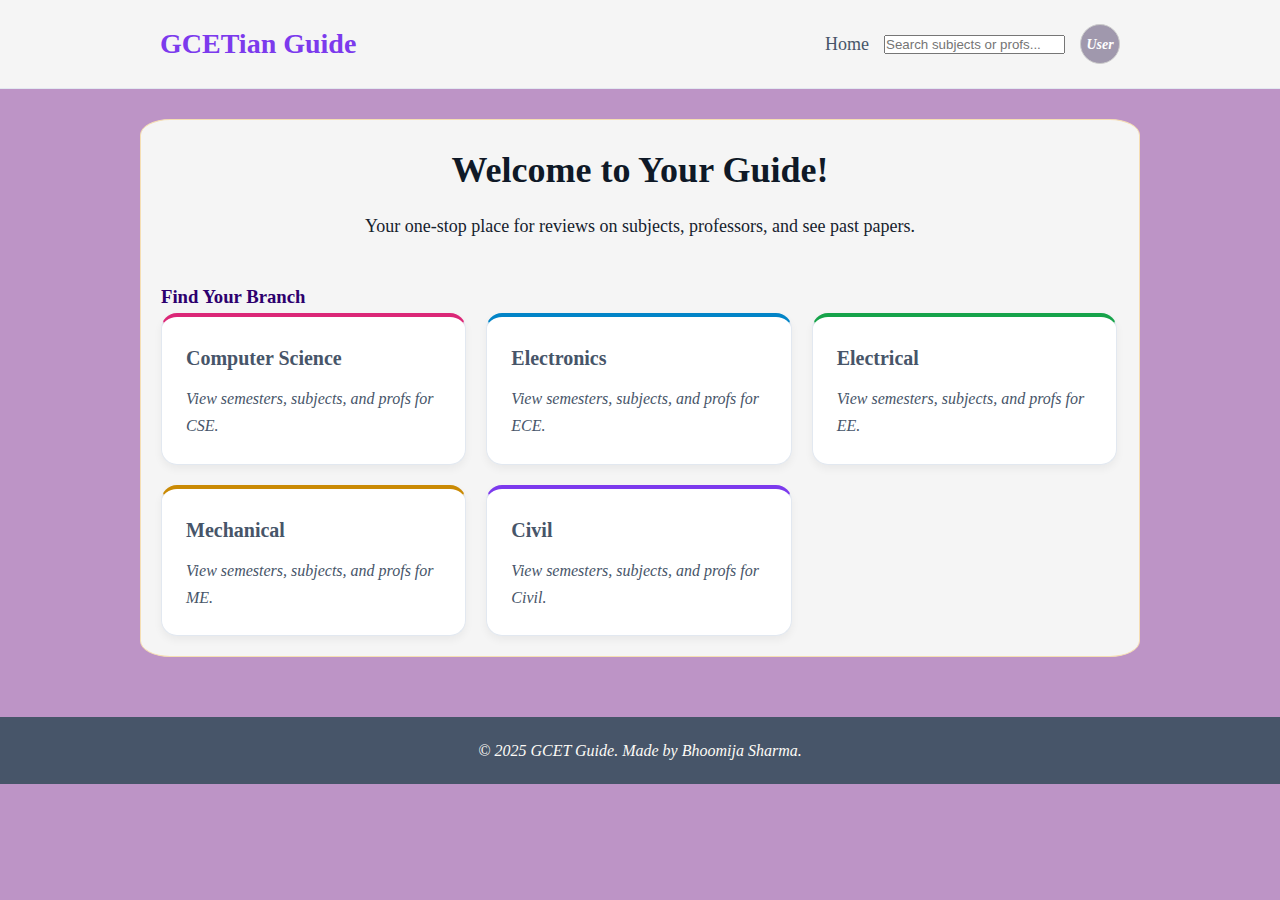
<file: web assignment/index.html>
<!DOCTYPE html>
<html lang="en">
<head>
    <meta charset="UTF-8">
    <meta name="viewport" content="width=device-width, initial-scale=1.0">
    <title>GCETian Guide - Home</title>
    <link rel="stylesheet" href="style.css">
   
<body>

    <header class="header">
        <div class="header-container">
           <a href="index.html" style="text-decoration: none;">
           <h1 class="logo">GCETian Guide</h1>
           </a>
            <nav class="main-nav">
                <a href="index.html">Home</a>
                 <form id="search-form" class="search">
                <input type="text" id="search-input" placeholder="Search subjects or profs..." ></form>
                <div class="search-icon">
                <i class="user"> User</i>
                </div>
            </nav>
        </div>
    </header>

    <main class="container">
        
        <section class="welcome-section">
            <h2  >Welcome to Your Guide!</h2>
            <p >Your one-stop place for reviews on subjects, professors, and see past papers.</p>
        </section>

        <section class="branch-section">
            <h3>Find Your Branch</h3>
            
            <div class="card-grid">
                
               
                <a href="cse-semesters.html" class="card card-pink">
                    <h4>Computer Science</h4>
                    <i>View semesters, subjects, and profs for CSE.</i>
                </a>

                <a href="electr-semesters.html" class="card card-blue">
                    <h4>Electronics</h4>
                    <i>View semesters, subjects, and profs for ECE.</i>
                </a>
                
                <a href="ele-semesters.html" class="card card-green">
                    <h4>Electrical</h4>
                    <i>View semesters, subjects, and profs for EE.</i>
                </a>

                <a href="mech-semesters.html" class="card card-yellow">
                    <h4>Mechanical</h4>
                    <i>View semesters, subjects, and profs for ME.</i>
                </a>

                <a href="civil-semesters.html" class="card card-purple">
                    <h4>Civil</h4>
                    <i>View semesters, subjects, and profs for Civil.</i>
                </a>

            </div>
        </section>

    </main>

    <footer class="footer">
        <i>&copy; 2025 GCET Guide. Made by Bhoomija Sharma.</i>
    </footer>
    
</body>

</html>
</file>
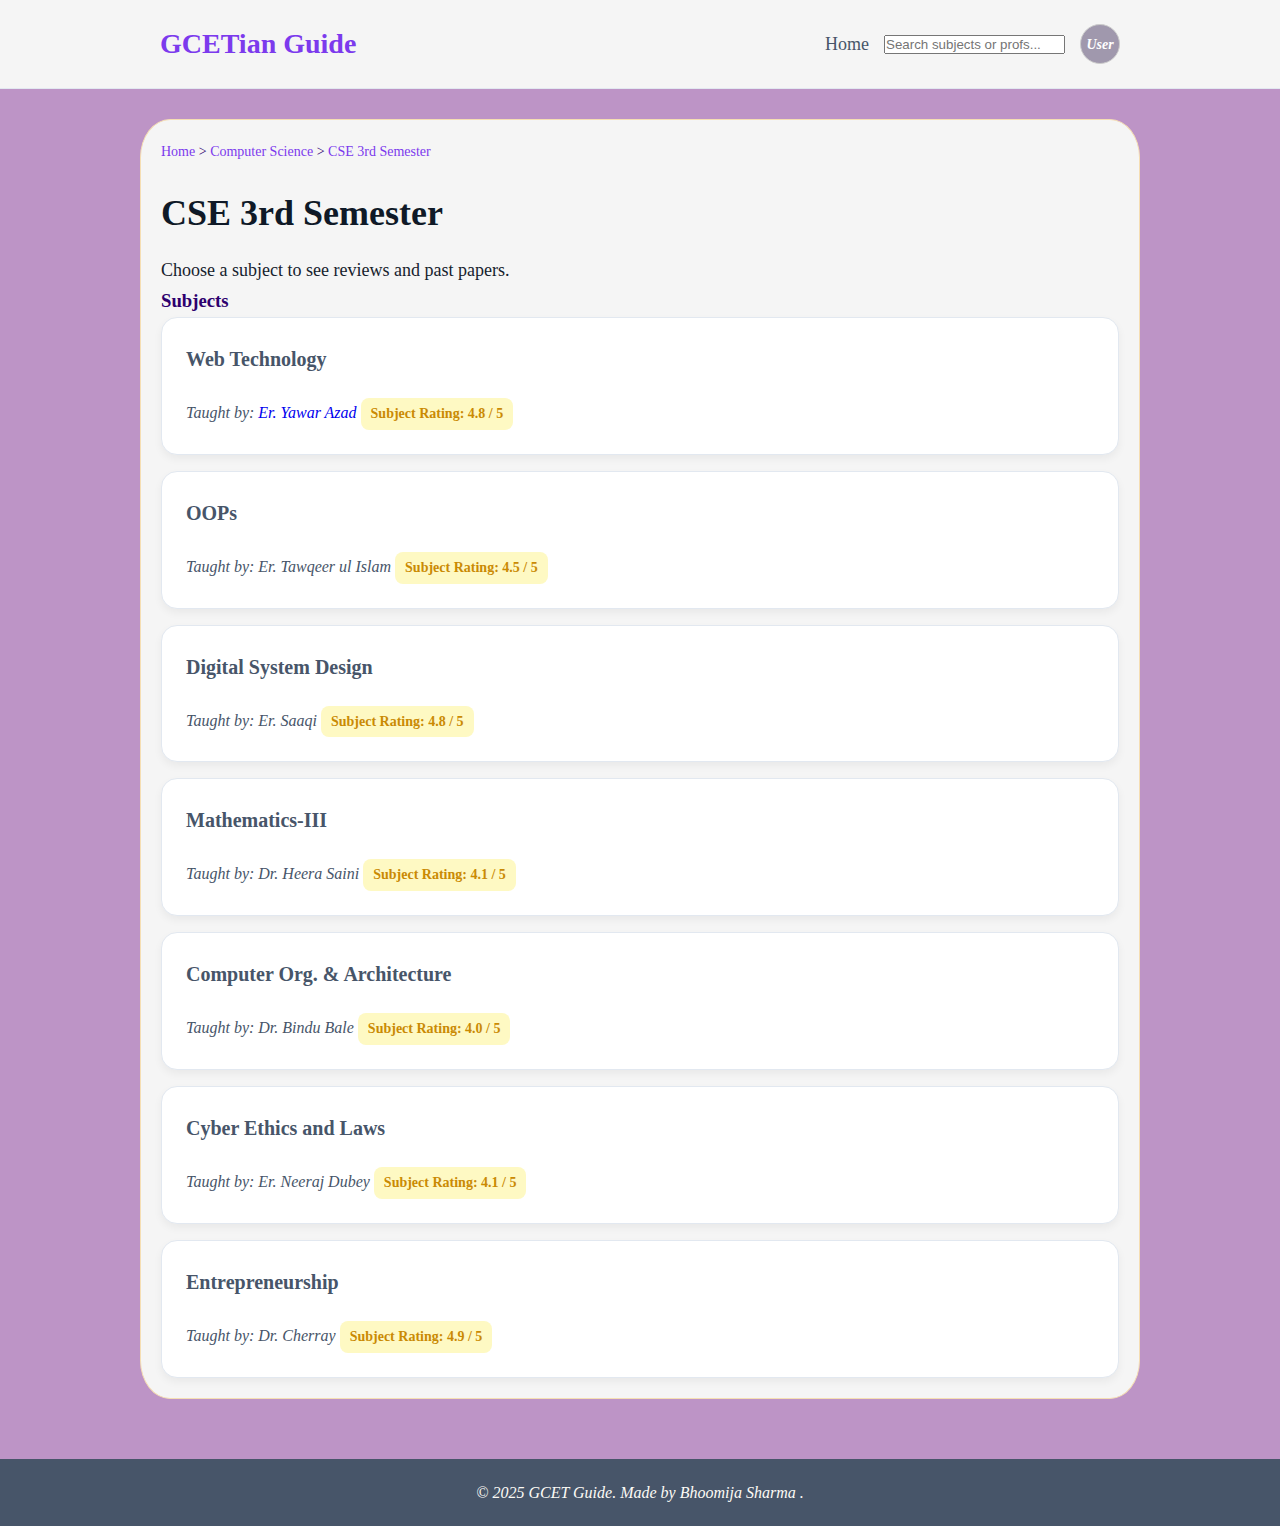
<file: web assignment/cse-sem3-subjects.html>
<!DOCTYPE html>
<html lang="en">
<head>
    <meta charset="UTF-8">
    <meta name="viewport" content="width=device-width, initial-scale=1.0">
    <title>CSE 3rd Sem - GCET Guide</title>
    <link rel="stylesheet" href="style.css">
    
</head>
<body>

     <header class="header">
        <div class="header-container">
           <a href="index.html" style="text-decoration: none;">
           <h1 class="logo">GCETian Guide</h1>
           </a>
            <nav class="main-nav">
                <a href="index.html">Home</a>
                 <form id="search-form" class="search">
                <input type="text" id="search-input" placeholder="Search subjects or profs..." ></form>
                <div class="search-icon">
                <i class="user"> User</i>
                </div>
            </nav>
        </div>
    </header>

    <main class="container">
        
        <nav class="breadcrumb">
            <a href="index.html">Home</a> &gt; 
            <a href="cse-semesters.html">Computer Science</a> &gt;
            <a href="cse-sem3-subjects.html">CSE 3rd Semester</a>
        </nav>

        <h2 class="page-title">CSE 3rd Semester</h2>
        <p class="page-subtitle">Choose a subject to see reviews and past papers.</p>

        
        <section class="content-wrapper">
            <h3 class="section-title">Subjects</h3>

            <div class="subject-list">
                
                <div class="subject-card card">
                <a href="subject-webtech.html" style =" text-decoration: none;" >
                    <h4 >Web Technology</h4></a>
                    <i>Taught by: <a href="prof-azad.html" style =" text-decoration: none;"><span class="prof-link">Er. Yawar Azad</span></i></a>
                    <div class="rating-box">Subject Rating: 4.8 / 5</div>
                </div>
                
                
                
               <div class="subject-card card">
                    <h4>OOPs</h4>
                  <i>Taught by:    <span class="prof-link">Er. Tawqeer ul Islam</span></i>
                    <div class="rating-box">Subject Rating: 4.5 / 5</div>
                
                </div>
                
                <a href="#" class="subject-card card">
                    <h4>Digital System Design</h4>
                    <i>Taught by: <span class="prof-link">Er. Saaqi</span></i>
                    <div class="rating-box">Subject Rating: 4.8 / 5</div>
                </a>
                
                <a href="#" class="subject-card card">
                    <h4>Mathematics-III</h4>
                    <i>Taught by: <span class="prof-link">Dr. Heera Saini</span></i>
                    <div class="rating-box">Subject Rating: 4.1 / 5</div>
                </a>
                
                <a href="#" class="subject-card card">
                    <h4>Computer Org. & Architecture</h4>
                    <i>Taught by: <span class="prof-link">Dr. Bindu Bale</span></i>
                    <div class="rating-box">Subject Rating: 4.0 / 5</div>
                </a>

                <a href="#" class="subject-card card">
                    <h4>Cyber Ethics and Laws</h4>
                    <i>Taught by: <span class="prof-link">Er. Neeraj Dubey</span></i>
                    <div class="rating-box">Subject Rating: 4.1 / 5</div>
                </a>

                <a href="#" class="subject-card card">
                    <h4>Entrepreneurship</h4>
                    <i>Taught by: <span class="prof-link">Dr. Cherray</span></i>
                    <div class="rating-box">Subject Rating: 4.9 / 5</div>
                </a>

            </div>
        </section>

    </main>

    <footer class="footer">
        <i>&copy; 2025 GCET Guide. Made by Bhoomija Sharma .</i>
    </footer>
    
</body>
</html>
</file>
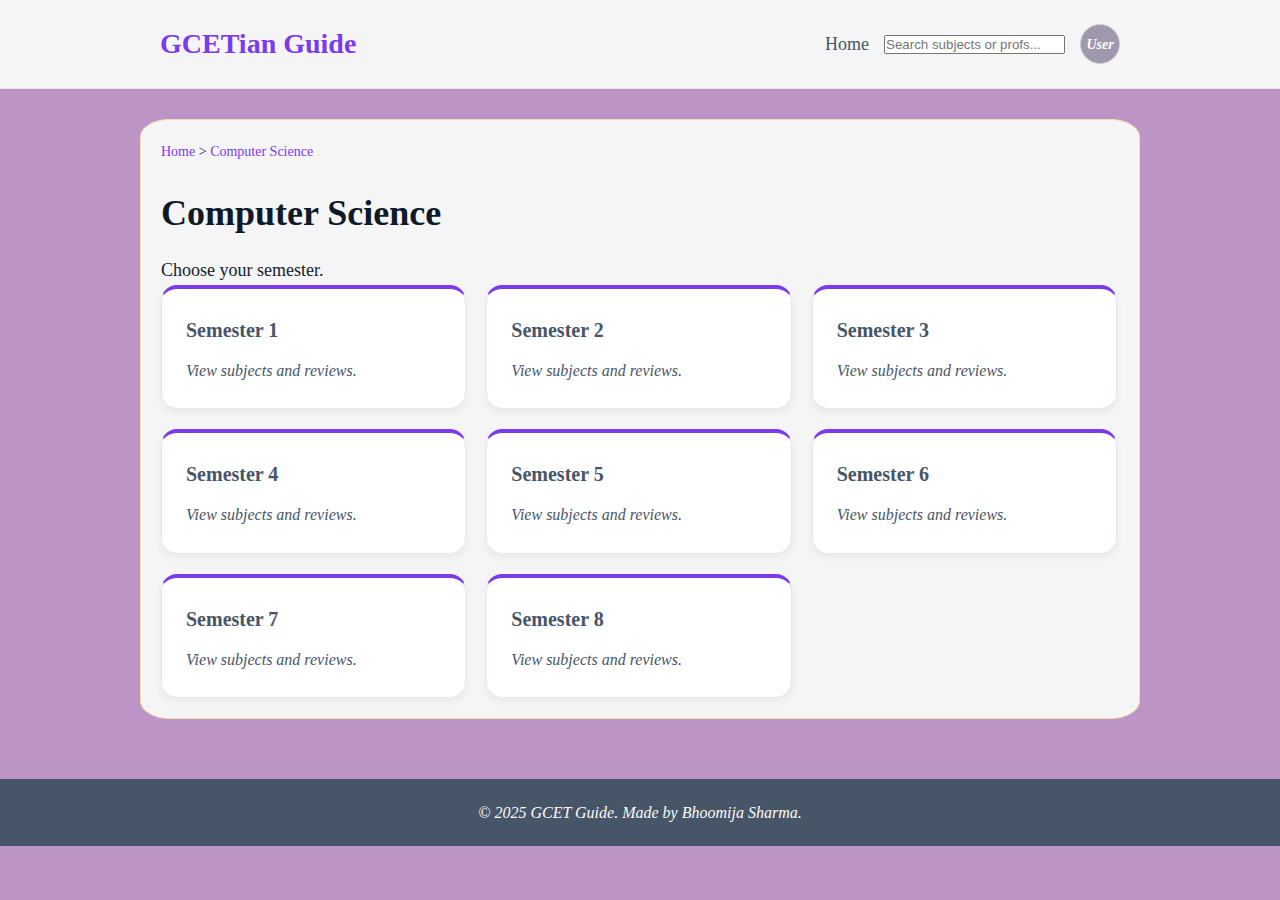
<file: web assignment/cse-semesters.html>
<!DOCTYPE html>
<html lang="en">
<head>
    <meta charset="UTF-8">
    <meta name="viewport" content="width=device-width, initial-scale=1.0">
    <title>CSE Semesters - GCET Guide</title>
    <link rel="stylesheet" href="style.css">
   
</head>
<body>

    <header class="header">
        <div class="header-container">
           <a href="index.html" style="text-decoration: none;">
           <h1 class="logo">GCETian Guide</h1>
           </a>
            <nav class="main-nav">
                <a href="index.html">Home</a>
                 <form id="search-form" class="search">
                <input type="text" id="search-input" placeholder="Search subjects or profs..." ></form>
                <div class="search-icon">
                <i class="user"> User</i>
                </div>
            </nav>
        </div>
    </header>

    <main class="container">
        
        <nav class="breadcrumb">
            <a href="index.html">Home</a> &gt; 
            <a href="cse-semesters.html">Computer Science</a>
        </nav>

        <h2 class="page-title">Computer Science</h2>
        <p class="page-subtitle">Choose your semester.</p>

        
        <section class="card-grid">
            
            <a href="#" class="card card-purple">
                <h4>Semester 1</h4>
                <i>View subjects and reviews.</i>
            </a>
            
            <a href="#" class="card card-purple">
                <h4>Semester 2</h4>
                <i>View subjects and reviews.</i>
            </a>
            
            
            <a href="cse-sem3-subjects.html" class="card card-purple">
                <h4>Semester 3</h4>
                <i>View subjects and reviews.</i>
            </a>
            
            <a href="#" class="card card-purple">
                <h4>Semester 4</h4>
                <i>View subjects and reviews.</i>
            </a>
            
            <a href="#" class="card card-purple">
                <h4>Semester 5</h4>
                <i>View subjects and reviews.</i>
            </a>
            
            <a href="#" class="card card-purple">
                <h4>Semester 6</h4>
                <i>View subjects and reviews.</i>
            </a>

            <a href="#" class="card card-purple">
                <h4>Semester 7</h4>
                <i>View subjects and reviews.</i>
            </a>

            <a href="#" class="card card-purple">
                <h4>Semester 8</h4>
                <i>View subjects and reviews.</i>
            </a>

        </section>

    </main>

    <footer class="footer">
        <i>&copy; 2025 GCET Guide. Made by Bhoomija Sharma.</i>
    </footer>
    
</body>
</html>
</file>
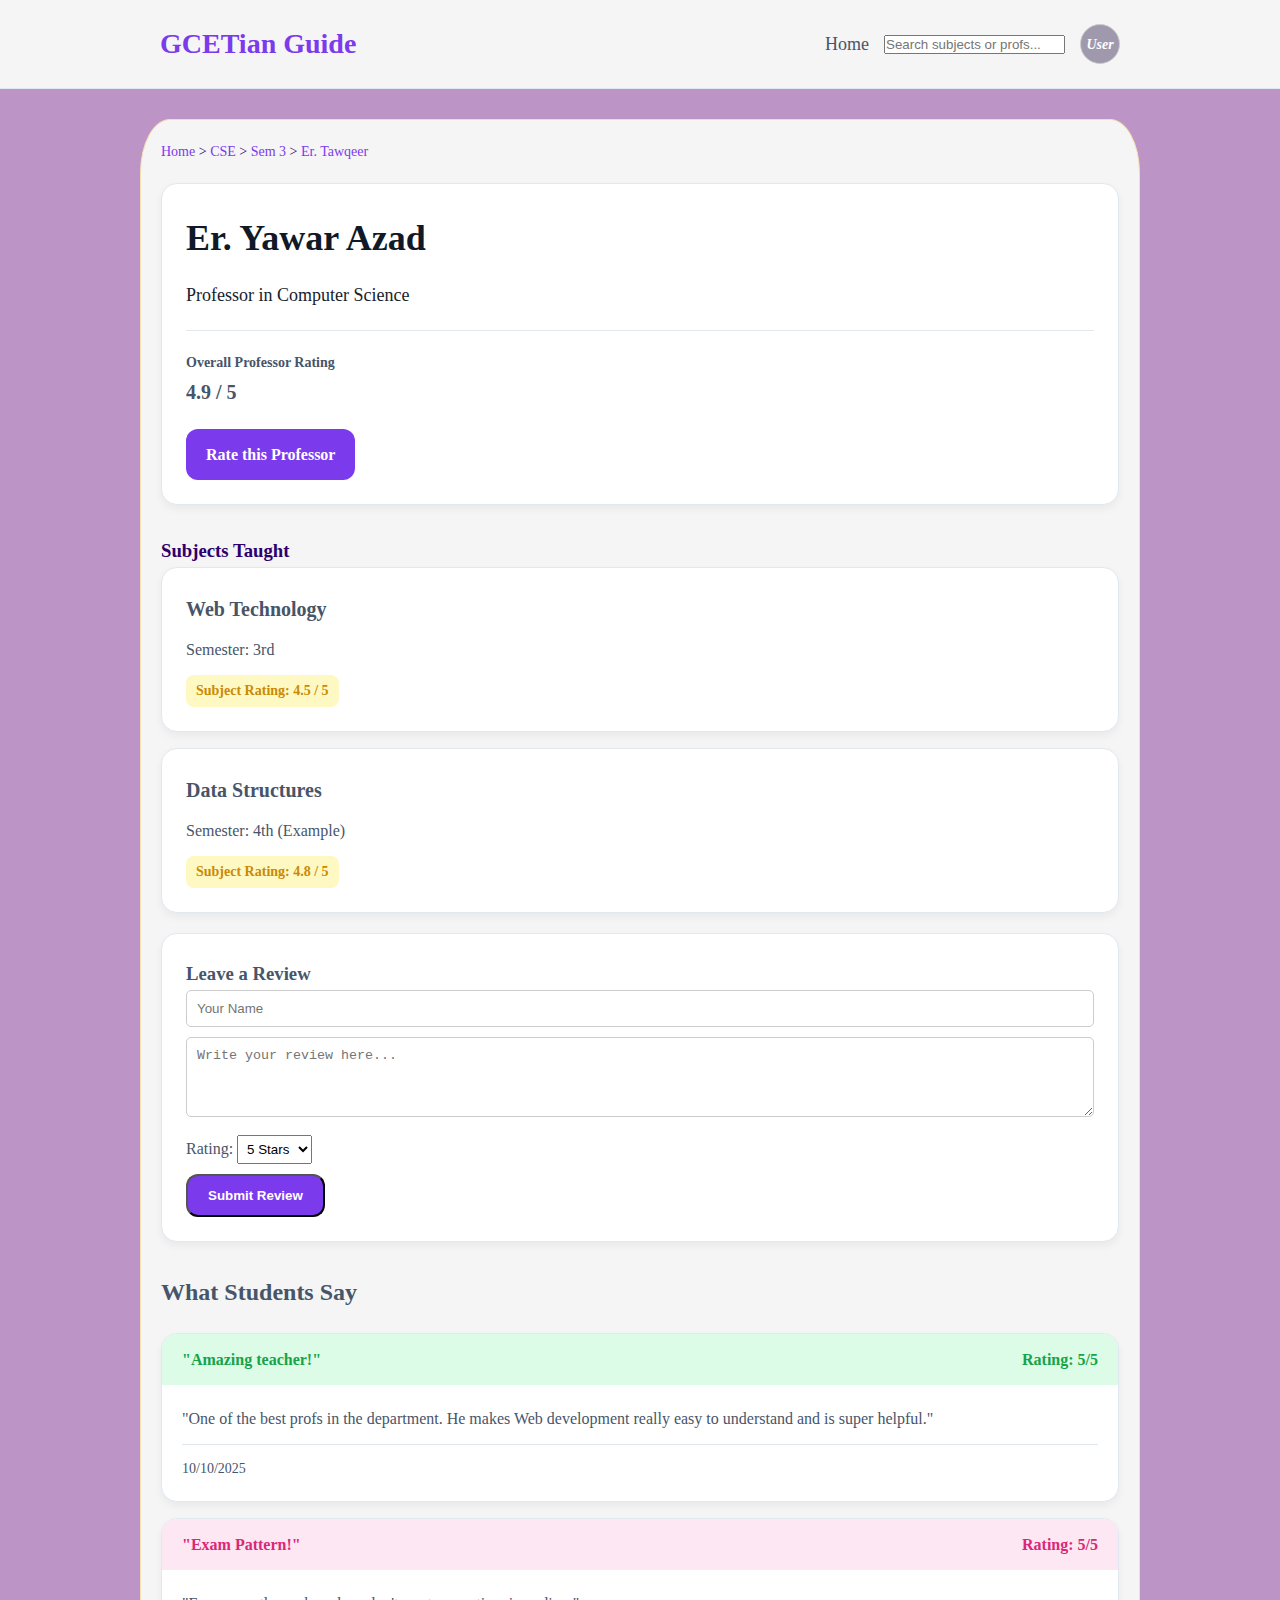
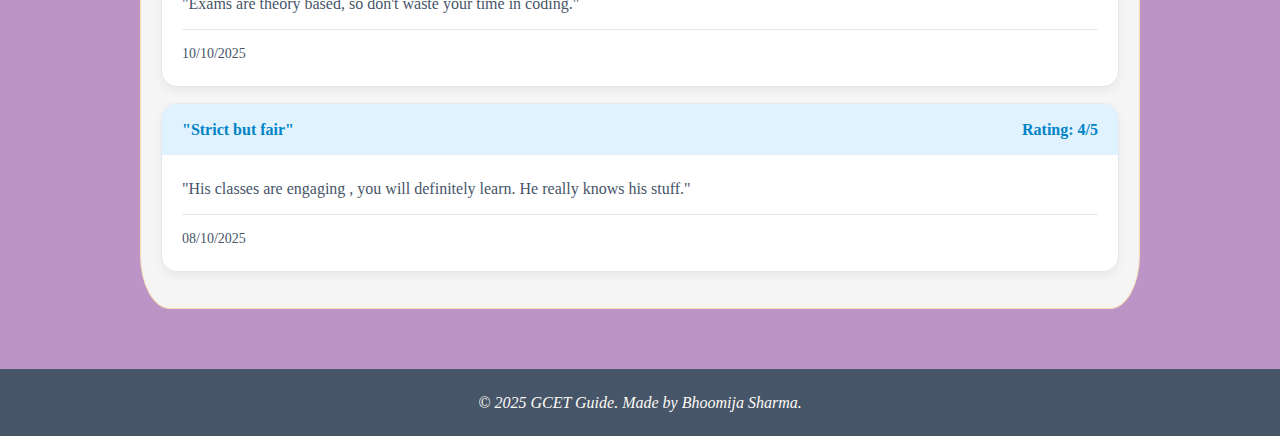
<file: web assignment/prof-azad.html>
<!DOCTYPE html>
<html lang="en">
<head>
    <meta charset="UTF-8">
    <meta name="viewport" content="width=device-width, initial-scale=1.0">
    <title>Er. Tawqeer - GCET Guide</title>
    <link rel="stylesheet" href="style.css">
    
</head>
<body>

     <header class="header">
        <div class="header-container">
           <a href="index.html" style="text-decoration: none;">
           <h1 class="logo">GCETian Guide</h1>
           </a>
            <nav class="main-nav">
                <a href="index.html">Home</a>
                 <form id="search-form" class="search">
                <input type="text" id="search-input" placeholder="Search subjects or profs..." ></form>
                <div class="search-icon">
                <i class="user"> User</i>
                </div>
            </nav>
        </div>
    </header>

    <main class="container">
        
        <nav class="breadcrumb">
            <a href="index.html">Home</a> &gt; 
            <a href="cse-semesters.html">CSE</a> &gt; 
            <a href="cse-sem3-subjects.html">Sem 3</a> &gt; 
            <a href="prof-tawqueer.html">Er. Tawqeer</a>
        </nav>

       
        <section class="card subject-header">
            <h2 class="page-title">Er. Yawar Azad</h2>
            <p class="page-subtitle">Professor in Computer Science</p>
            
            <div class="subject-stats">
                <div class="stat-box">
                    <strong>Overall Professor Rating</strong>
                    
                    <span>4.9 / 5</span>
                </div>
            </div>
            <div class="button-group">
                <a href="#" class="button button-primary">Rate this Professor</a>
            </div>
        </section>

       
        <section class="content-wrapper">
            <h3 class="section-title">Subjects Taught</h3>
            <div class="subject-list">
                <a href="#" class="subject-card card">
                    <h4>Web Technology</h4>
                    <p>Semester: 3rd</p>
                    <div class="rating-box">Subject Rating: 4.5 / 5</div>
                </a>
                <a href="#" class="subject-card card">
                    <h4>Data Structures</h4>
                    <p>Semester: 4th (Example)</p>
                    <div class="rating-box">Subject Rating: 4.8 / 5</div>
                </a>
            </div>
        </section>

        <section class="card" style="margin-top: 20px;">
    <h3>Leave a Review</h3>
    <form id="reviewForm">
        <input type="text" id="reviewerName" placeholder="Your Name" required style="width: 100%; padding: 10px; margin-bottom: 10px; border: 1px solid #ccc; border-radius: 5px;">
        
        <textarea id="reviewText" placeholder="Write your review here..." required style="width: 100%; padding: 10px; margin-bottom: 10px; border: 1px solid #ccc; border-radius: 5px; height: 80px;"></textarea>
        
        <label>Rating: </label>
        <select id="rating" style="padding: 5px; margin-bottom: 10px;">
            <option value="5">5 Stars</option>
            <option value="4">4 Stars</option>
            <option value="3">3 Stars</option>
            <option value="2">2 Stars</option>
            <option value="1">1 Star</option>
        </select>
        <br>
        <button type="submit" class="button button-primary">Submit Review</button>
    </form>
   </section>

<div id="dynamic-reviews-container"></div>


       
        <section class="review-section">
            <h3 class="section-title">What Students Say </h3>

            <div class="card review-card">
                <div class="review-header review-green">
                    <strong>"Amazing teacher!"</strong>
                    <span class="review-rating">Rating: 5/5</span>
                </div>
                <div class="review-body">
                    <p>"One of the best profs in the department. He makes Web development really easy to understand and is super helpful."</p>
                    <div class="review-meta">
                        <span>10/10/2025</span>
                    </div>
                </div>
            </div>

            <div class="card review-card">
                <div class="review-header review-pink">
                    <strong>"Exam Pattern!"</strong>
                    <span class="review-rating">Rating: 5/5</span>
                </div>
                <div class="review-body">
                    <p>"Exams are theory based, so don't waste your time in coding."</p>
                    <div class="review-meta">
                        <span>10/10/2025</span>
                    </div>
                </div>
            </div>
            
            <div class="card review-card">
                <div class="review-header review-blue">
                    <strong>"Strict but fair"</strong>
                    <span class="review-rating">Rating: 4/5</span>
                </div>
                <div class="review-body">
                    <p>"His classes are engaging , you will definitely learn. He really knows his stuff."</p>
                    <div class="review-meta">
                        <span>08/10/2025</span>
                    </div>
                </div>
            </div>

        </section>

    </main>

    <footer class="footer">
        <i>&copy; 2025 GCET Guide. Made by Bhoomija Sharma.</i>
    </footer>
    <script>
    // CHANGED: Pointing to the PHP file in your XAMPP folder
    const API_URL = "http://localhost/web-assignment/backend.php";

    // Function to fetch and display reviews
    async function loadReviews() {
        try {
            const response = await fetch(API_URL);
            const reviews = await response.json();
            
            const container = document.getElementById('dynamic-reviews-container');
            // Clear old reviews if needed, or append new ones
            // container.innerHTML = ''; 

            reviews.forEach(review => {
                // Note: The database column names are slightly different (review_text, review_date)
                const reviewHTML = `
                    <div class="card review-card" style="margin-top: 15px;">
                        <div class="review-header review-blue">
                            <strong>${review.name}</strong>
                            <span class="review-rating">Rating: ${review.rating}/5</span>
                        </div>
                        <div class="review-body">
                            <p>"${review.review_text}"</p>
                            <div class="review-meta">
                                <span>${review.review_date}</span>
                            </div>
                        </div>
                    </div>
                `;
                container.insertAdjacentHTML('afterbegin', reviewHTML);
            });
        } catch (error) {
            console.error("Could not load reviews:", error);
        }
    }

    // Function to handle form submit
    document.getElementById('reviewForm').addEventListener('submit', async (e) => {
        e.preventDefault();

        const name = document.getElementById('reviewerName').value;
        const text = document.getElementById('reviewText').value;
        const rating = document.getElementById('rating').value;

        // Create the data object
        const newReview = { name: name, text: text, rating: rating };

        try {
            const response = await fetch(API_URL, {
                method: 'POST',
                headers: { 'Content-Type': 'application/json' },
                body: JSON.stringify(newReview)
            });

            if (response.ok) {
                alert("Review submitted!");
                document.getElementById('reviewForm').reset();
                location.reload(); 
            } else {
                alert("Server error");
            }
        } catch (error) {
            console.error("Error:", error);
            alert("Could not connect to PHP server.");
        }
    });

    // Load reviews when page opens
    loadReviews();
</script>
    
</body>

</html>
</file>
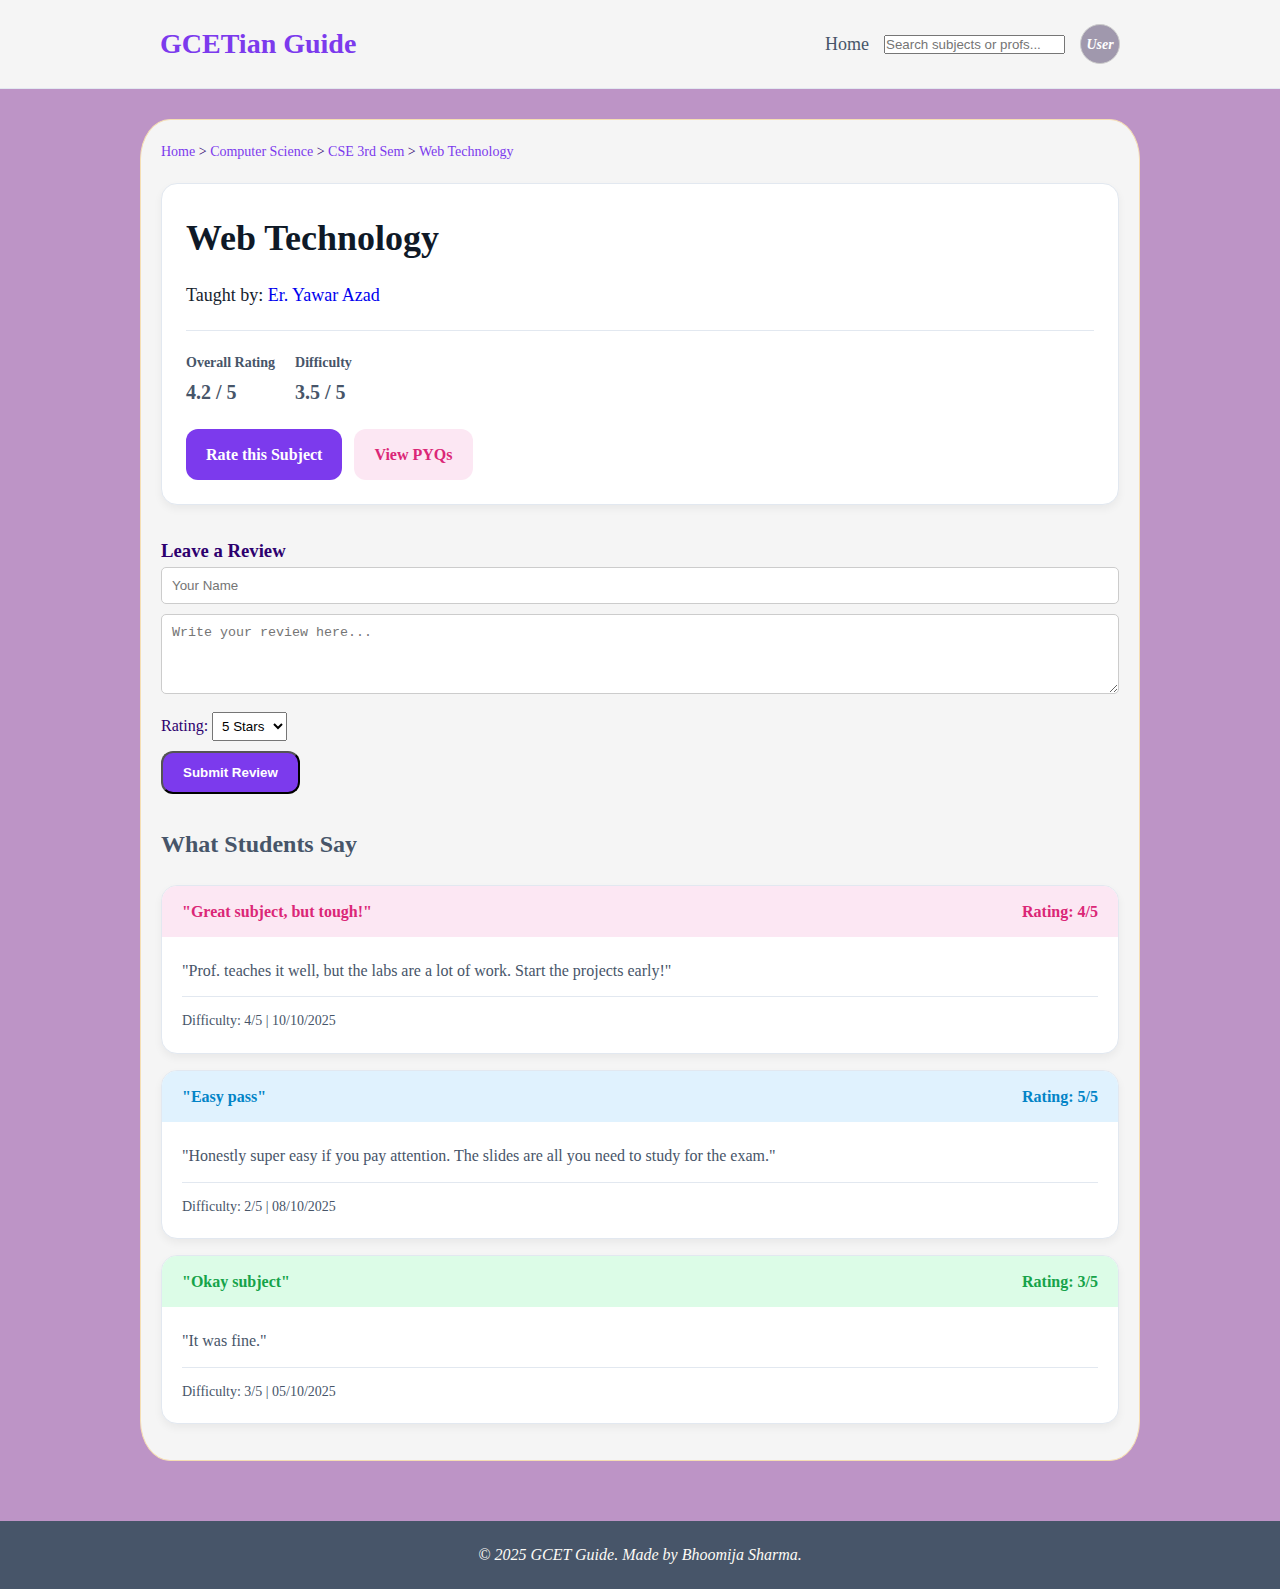
<file: web assignment/subject-webtech.html>
<!DOCTYPE html>
<html lang="en">
<head>
    <meta charset="UTF-8">
    <meta name="viewport" content="width=device-width, initial-scale=1.0">
    <title>Web Tech - GCET Guide</title>
    <link rel="stylesheet" href="style.css">
    
</head>
<body>

     <header class="header">
        <div class="header-container">
           <a href="index.html" style="text-decoration: none;">
           <h1 class="logo">GCETian Guide</h1>
           </a>
            <nav class="main-nav">
                <a href="index.html">Home</a>
                 <form id="search-form" class="search">
                <input type="text" id="search-input" placeholder="Search subjects or profs..." ></form>
                <div class="search-icon">
                <i class="user"> User</i>
                </div>
            </nav>
        </div>
    </header>

    <main class="container">
        
        <nav class="breadcrumb">
            <a href="index.html">Home</a> &gt; 
            <a href="cse-semesters.html">Computer Science</a> &gt; 
            <a href="cse-sem3-subjects.html">CSE 3rd Sem</a> &gt; 
            <a href="subject-webtech.html">Web Technology</a>
        </nav>

        
        <section class="card subject-header">
            <h2 class="page-title">Web Technology</h2>
            <p class="page-subtitle">Taught by:<a href="prof-azad.html" style =" text-decoration: none;"> Er. Yawar Azad</a></p>
            <div class="subject-stats">
                <div class="stat-box">
                    <strong>Overall Rating</strong>
                    <span>4.2 / 5</span>
                </div>
                <div class="stat-box">
                    <strong>Difficulty</strong>
                    <span>3.5 / 5</span>
                </div>
            </div>
            <div class="button-group">
                <a href="#" class="button button-primary">Rate this Subject</a>
                <a href="#" class="button button-secondary">View PYQs</a>
            </div>
        </section>

        <h3>Leave a Review</h3>
    <form id="reviewForm">
        <input type="text" id="reviewerName" placeholder="Your Name" required style="width: 100%; padding: 10px; margin-bottom: 10px; border: 1px solid #ccc; border-radius: 5px;">
        
        <textarea id="reviewText" placeholder="Write your review here..." required style="width: 100%; padding: 10px; margin-bottom: 10px; border: 1px solid #ccc; border-radius: 5px; height: 80px;"></textarea>
        
        <label>Rating: </label>
        <select id="rating" style="padding: 5px; margin-bottom: 10px;">
            <option value="5">5 Stars</option>
            <option value="4">4 Stars</option>
            <option value="3">3 Stars</option>
            <option value="2">2 Stars</option>
            <option value="1">1 Star</option>
        </select>
        <br>
        <button type="submit" class="button button-primary">Submit Review</button>
    </form>
</section>

        
        <section class="review-section">
            <h3>What Students Say </h3>

            <div class="card review-card">
                <div class="review-header review-pink">
                    <strong>"Great subject, but tough!"</strong>
                    <span class="review-rating">Rating: 4/5</span>
                </div>
                <div class="review-body">
                    <p>"Prof. teaches it well, but the labs are a lot of work. Start the projects early!"</p>
                    <div class="review-meta">
                        <span>Difficulty: 4/5</span> | <span>10/10/2025</span>
                    </div>
                </div>
            </div>
            
            <div class="card review-card">
                <div class="review-header review-blue">
                    <strong>"Easy pass"</strong>
                    <span class="review-rating">Rating: 5/5</span>
                </div>
                <div class="review-body">
                    <p>"Honestly super easy if you pay attention. The slides are all you need to study for the exam."</p>
                    <div class="review-meta">
                        <span>Difficulty: 2/5</span> | <span>08/10/2025</span>
                    </div>
                </div>
            </div>
            
            <div class="card review-card">
                <div class="review-header review-green">
                    <strong>"Okay subject"</strong>
                    <span class="review-rating">Rating: 3/5</span>
                </div>
                <div class="review-body">
                    <p>"It was fine."</p>
                    <div class="review-meta">
                        <span>Difficulty: 3/5</span> | <span>05/10/2025</span>
                    </div>
                </div>
            </div>

        </section>

    </main>

    <footer class="footer">
        <i>&copy; 2025 GCET Guide. Made by Bhoomija Sharma.</i>
    </footer>

     <script>
    // CHANGED: Pointing to the PHP file in your XAMPP folder
    const API_URL = "http://localhost/web-assignment/backend.php";

    // Function to fetch and display reviews
    async function loadReviews() {
        try {
            const response = await fetch(API_URL);
            const reviews = await response.json();
            
            const container = document.getElementById('dynamic-reviews-container');
            

            reviews.forEach(review => {
          
                const reviewHTML = `
                    <div class="card review-card" style="margin-top: 15px;">
                        <div class="review-header review-blue">
                            <strong>${review.name}</strong>
                            <span class="review-rating">Rating: ${review.rating}/5</span>
                        </div>
                        <div class="review-body">
                            <p>"${review.review_text}"</p>
                            <div class="review-meta">
                                <span>${review.review_date}</span>
                            </div>
                        </div>
                    </div>
                `;
                container.insertAdjacentHTML('afterbegin', reviewHTML);
            });
        } catch (error) {
            console.error("Could not load reviews:", error);
        }
    }

    
    document.getElementById('reviewForm').addEventListener('submit', async (e) => {
        e.preventDefault();

        const name = document.getElementById('reviewerName').value;
        const text = document.getElementById('reviewText').value;
        const rating = document.getElementById('rating').value;

        // Create the data object
        const newReview = { name: name, text: text, rating: rating };

        try {
            const response = await fetch(API_URL, {
                method: 'POST',
                headers: { 'Content-Type': 'application/json' },
                body: JSON.stringify(newReview)
            });

            if (response.ok) {
                alert("Review submitted!");
                document.getElementById('reviewForm').reset();
                location.reload(); 
            } else {
                alert("Server error");
            }
        } catch (error) {
            console.error("Error:", error);
            alert("Could not connect to PHP server.");
        }
    });

    // Load reviews when page opens
    loadReviews();
</script>
    
</body>

</html>
</file>
<file: web assignment/style.css>
i{
    font-size: medium;
}

* {
    box-sizing: border-box;
    margin: 0;
    padding: 0;
}

body {
    background-color: rgb(189, 148, 198);
    color:#2d006e;
    line-height: 1.7;
    
}

.container {
    display:block;
    border-radius: 3%;
    border: 1px, solid,wheat;
    background-color:whitesmoke;
    width: 1000px;
    margin: auto;
    padding: 20px;
   
}

.header-container{
    display: flex;
    width: 1000px;
    margin: auto;
    padding: 0 20px;
    justify-content: space-between;
    align-items: center;
}


.header {
    background-color: whitesmoke;
    padding: 20px 0;
    margin-bottom: 30px;
    border-bottom: 1px solid #e2e8f0;
    position: sticky;
    top: 0;
    z-index:1000;
}




.logo {
    font-size: 28px;
    font-weight: 600;
    color:  #7c3aed;
   
}
.main-nav {
    display: flex;
    align-items: center;
    gap: 15px; 
}

.main-nav a {
    color:  #475569;
    text-decoration: none !important;
    margin-left: 10px;
    
    font-size: 18px;
    font-weight: 400;
}

.main-nav a:hover {
    color:  #7c3aed;
}
.main-nav .search-input {
    padding: 8px 12px;
    border-radius: 8%;
    border: 1px solid #ccc;
    font-size: 14px;
    min-width: 250px; 
}
.main-nav .user {
    display: block;
    width: 40px;
    height: 40px;
    border-radius: 100%;
    border: 1px solid #ccc;
    background-color: #a098ad;
    color: white;
    text-align: center;
    line-height: 40px; 
    font-weight: 600;
    font-size: 14px;
    text-decoration: none !important;
    margin-left: 0; 
}
.footer {
    text-align: center;
    margin-top: 60px;
    padding: 20px 0;
    background-color:  #475569;
    color: #fdfbf6;
}


.welcome-section {
    color: white;
    text-align: center;
    margin-bottom: 40px;
}

.welcome-section h2,
.page-title {
    font-size: 36px;
    margin-bottom: 10px;
    color:  #0f1927;
    font-weight: 600;
}

.welcome-section p,
.page-subtitle {
    font-size: 18px;
    color:  #16222d;
}

.breadcrumb {
    font-size: 14px;
    margin-bottom: 20px;
}

.breadcrumb a {
    color:  #7c3aed;
    text-decoration: none;
}
.breadcrumb a:hover {
    text-decoration: underline;
}



.card {
    background-color: #ffffff;
    border: 1px solid #e2e8f0;
    
    border-radius: 16px; 
    padding: 24px;
    box-shadow: 0 4px 8px rgba(0, 0, 0, 0.05);
    text-decoration: none;
    color:  #475569;
    transition: transform 0.2s, box-shadow 0.2s;
    display: block; 
}

.card:hover {
    transform: translateY(-4px); 
    box-shadow: 0 8px 16px rgba(0, 0, 0, 0.08);
}

.card h4 {
    font-size: 20px;
    margin-bottom: 10px;
    font-weight: 600;
    color:  #475569;
}


.card-grid {
    display: flex;
    flex-wrap: wrap;
    gap: 20px;
}

.card-grid .card {
   
    flex-basis: calc(33.333% - 14px);
    
    min-width: 280px;
}


.card-pink { border-top: 4px solid #db2777; }
.card-blue { border-top: 4px solid  #0284c7; }
.card-green { border-top: 4px solid #16a34a; }
.card-yellow { border-top: 4px solid #ca8a04; }
.card-purple { border-top: 4px solid  #7c3aed; }



.subject-list {
    display: flex;
    flex-direction: column;
    gap: 16px;
}

.subject-card .rating-box {
    margin-top: 12px;
    font-size: 14px;
    font-weight: 600;
    color: #ca8a04;
    background-color:  #fef9c3;
    padding: 4px 10px;
    border-radius: 8px;
    
    display: inline-block; 
}



.subject-header {
    margin-bottom: 30px;
}

.subject-stats {
    display: flex;
    gap: 20px;
    margin-top: 20px;
    border-top: 1px solid #e2e8f0;
    padding-top: 20px;
}
.stat-box {
    display: flex;
    flex-direction: column;
}
.stat-box strong {
    font-size: 14px;
    color:  #475569;
}
.stat-box span {
    font-size: 20px;
    font-weight: 600;
    color:  #475569;
}

.button-group {
    display: flex;
    gap: 12px;
    margin-top: 20px;
}

.button {
    text-decoration: none;
    padding: 12px 20px;
    border-radius: 12px;
    font-weight: 600;
    transition: all 0.2s;
}

.button-primary {
    background-color:  #7c3aed;
    color: #ffffff;
}
.button-primary:hover {
    background-color: #6d28d9; 
}

.button-secondary {
    background-color: #fce7f3;
    color:#db2777;
}
.button-secondary:hover {
    background-color: #fbcfe8; 
}


.review-section {
    margin-top: 30px;
}

.review-section h3 {
    font-size: 24px;
    margin-bottom: 20px;
    color:  #475569;
}

.review-card {
    padding: 0; 
    margin-bottom: 16px;
    overflow: hidden; 
}

.review-header {
    display: flex;
    justify-content: space-between;
    padding: 12px 20px;
    font-weight: 600;
}

.review-pink { background-color: #fce7f3; color: #db2777; }
.review-blue { background-color: #e0f2fe; color:  #0284c7; }
.review-green { background-color: #dcfce7; color: #16a34a;}
.review-body {
    padding: 20px;
}
.review-meta {
    font-size: 14px;
    color:  #475569;
    margin-top: 12px;
    border-top: 1px solid#e2e8f0;
    padding-top: 12px;
}
</file>
